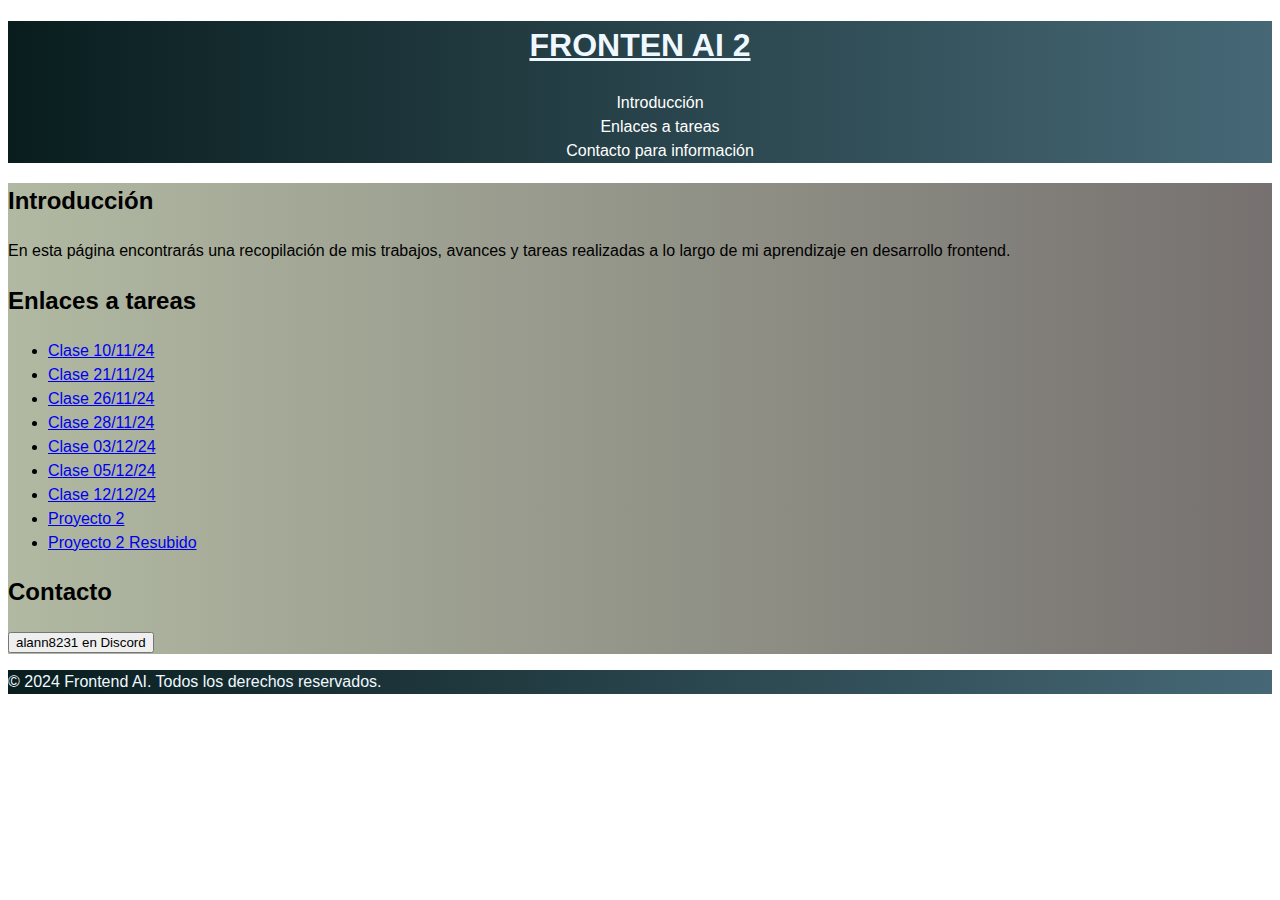
<file: index.html>
<!DOCTYPE html>
<html lang="es">
<head>
    <meta charset="UTF-8">
    <meta name="viewport" content="width=device-width, initial-scale=1.0">
    <link rel="stylesheet" href="style.css">
    <title>Frontend AI 2</title>
</head>
<body>
    <header>
        <h1 id="titulo-principal">FRONTEN AI 2</h1>
        <nav aria-label="Menu de navegacion principal pricipal">
            <ul class="menu">
                <li><a class="enlace" href="#introduccion">Introducción</a> </li>
                <li><a class="enlace" href="#tareas">Enlaces a tareas</a></li>
                <li><a class="enlace" href="#contacto">Contacto para información</a></li>
            </ul>
        </nav>
    </header>
    <main class="main">
        <section id="introducción">
            <h2>Introducción</h2>
            <p>En esta página encontrarás una recopilación de mis trabajos, avances y tareas realizadas 
                a lo largo de mi aprendizaje en desarrollo frontend.
            </p> 
        </section>

        <section id="tareas">
            <h2>Enlaces a tareas</h2>
            <nav aria-label="Lista de tareas realizadas">
                <ul>
                    <li><a class="tareas" href="clase-10-11-24/index.html" target="_blank">Clase 10/11/24</a></li>
                    <li><a class="tareas" href="clase-21-11-24/index.html" target="_blank">Clase 21/11/24</a></li>
                    <li><a class="tareas" href="clase-26-11-24/index.html" target="_blank">Clase 26/11/24</a></li>
                    <li><a class="tareas" href="clase-28-11-24/index.html" target="_blank">Clase 28/11/24</a></li>
                    <li><a class="tareas" href="clase-03-12-24/index.html" target="_blank">Clase 03/12/24</a></li>
                    <li><a class="tareas" href="clase-05-12-24/position/index.html" target="_blank">Clase 05/12/24</a></li>
                    <li><a class="tareas" href="/clase-12-12-2024/index.html" target="_blank">Clase 12/12/24</a></li>
                    <li><a class="Proyecto 2" href="Proyecto 2/pages/index.html" target="_blank">Proyecto 2</a></li>
                    <li><a class="Proyecto 2" href="Proyecto 2.1/index.html" target="_blank">Proyecto 2 Resubido</a></li>
                </ul>
            </nav>
        </section>

        <section id="contacto">
            <h2>Contacto</h2>
            <div>
                <button onclick="window.open('https://discord.com/users/alann8231', '_blank')">alann8231 en Discord</button>
            </div>
            
        </section>
    </main>
    <footer>
        <p>&copy; 2024 Frontend AI. Todos los derechos reservados.</p>

    </footer>
</body>

</html>
</file>
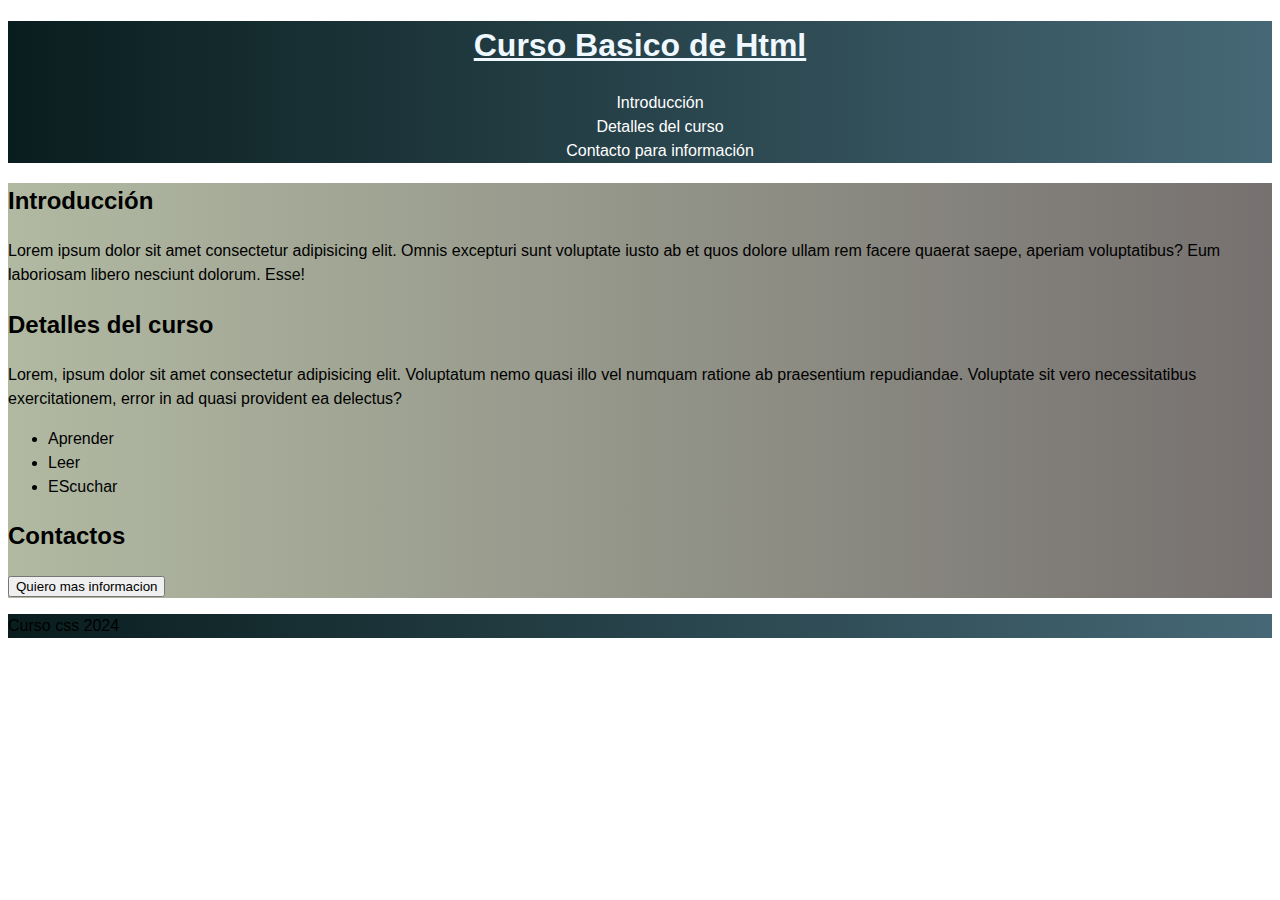
<file: clase-10-11-24/index.html>
<!DOCTYPE html>
<html lang="en">
<head>
    <meta charset="UTF-8">
    <meta name="viewport" content="width=device-width, initial-scale=1.0">
    <link rel="stylesheet" href="style.css">
    <title>Document</title>
</head>
<body>
    <header>
        <h1 id="titulo-principal">Curso Basico de Html</h1>
        <nav>
            <ul class="menu">
                <li><a class="enlace" href="#inicio">Introducción</a> </li>
                <li><a class="enlace" href="#detalles">Detalles del curso</a></li>
                <li><a class="enlace" href="#contacto">Contacto para información</a></li>
            </ul>
        </nav>
    </header>
    <main class="main">
        <section>
            <h2>Introducción</h2>
            <p>Lorem ipsum dolor sit amet consectetur adipisicing elit. 
             Omnis excepturi sunt voluptate iusto ab et quos dolore ullam 
             rem facere quaerat saepe, aperiam voluptatibus? Eum laboriosam 
             libero nesciunt dolorum. Esse!</p> 
        </section>
        <section>
            <h2>Detalles del curso</h2>
            <p>Lorem, ipsum dolor sit amet consectetur adipisicing elit. Voluptatum nemo quasi illo vel numquam ratione ab praesentium repudiandae. Voluptate sit vero necessitatibus exercitationem, error in ad quasi provident ea delectus?</p>
            <ul>
                <li>Aprender</li>
                <li>Leer</li>
                <li> EScuchar</li>
            </ul>
        </section>
        <section>
            <h2>Contactos</h2>
            <div><button>Quiero mas informacion</button></div>

        </section>

    </main>
    <footer>
        <p>Curso css 2024</p>

    </footer>
    
</body>
</html>
</file>
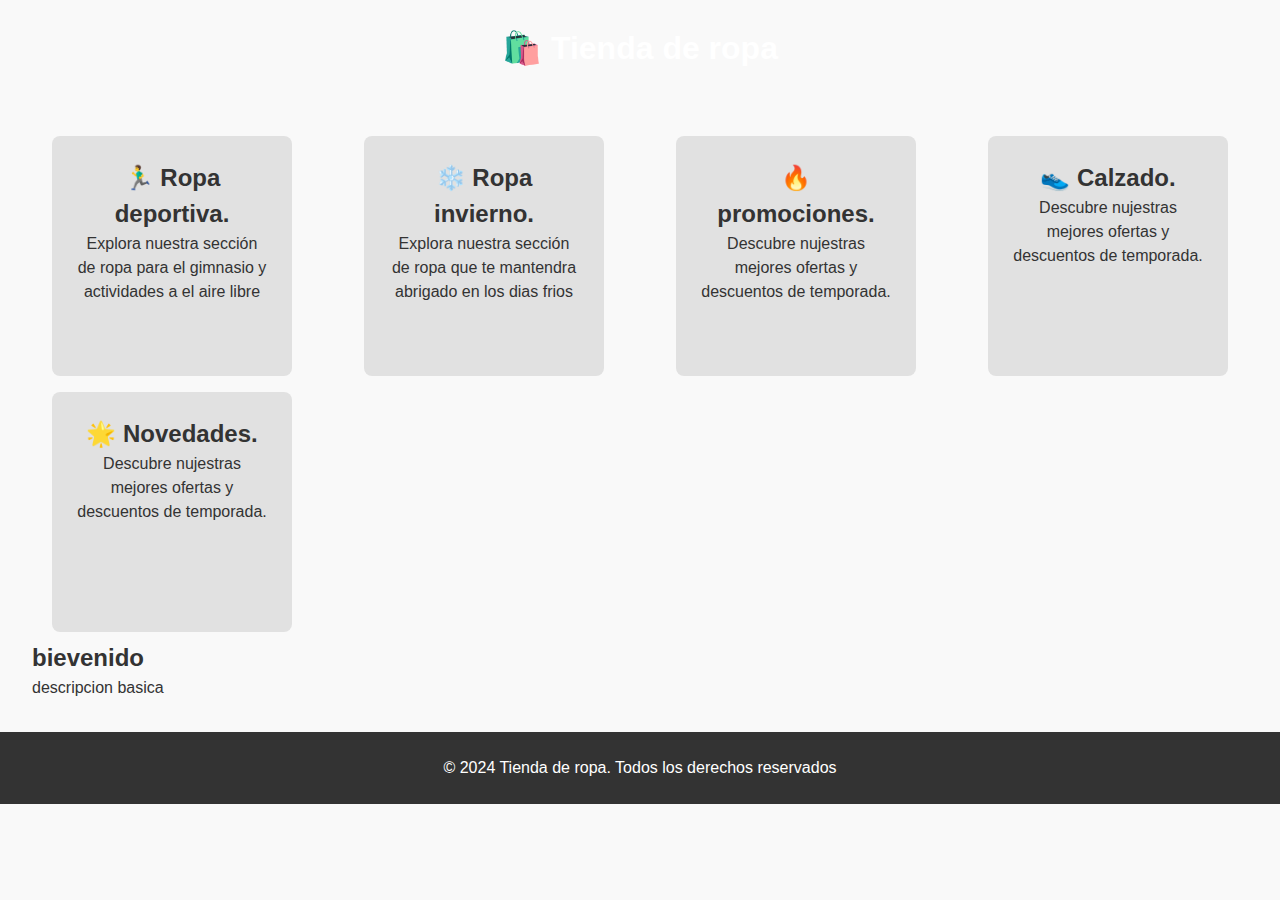
<file: clase-12-12-2024/index.html>
<!DOCTYPE html>
<html lang="en">
<head>
    <meta charset="UTF-8">
    <meta name="viewport" content="width=device-width, initial-scale=1.0">
    <link rel="stylesheet" href="/clase-12-12-2024/estilos/style.css">
    <title>Document</title>
</head>
<body>
    <header>
        <h1 class="logo"> 🛍️ Tienda de ropa </h1>
    </header>
    <main>
        <section class="catalogo" id="catalogo">
            <div class="categoria" data-seccion="deportes">
                <h2> 🏃‍♂️ Ropa deportiva.</h2>
                <p>Explora nuestra sección de ropa para el gimnasio y actividades a 
el aire libre</p>
            </div>
            <div class="categoria" data-seccion="invierno">
                <h2> ❄️ Ropa invierno.</h2>
                <p>Explora nuestra sección de ropa que te mantendra abrigado en los dias frios</p>
            </div>
            <div class="categoria" data-seccion="promociones">
                <h2> 🔥 promociones.</h2>
                <p>Descubre nujestras mejores ofertas y descuentos de temporada.</p>
            </div>
            <div class="categoria" data-seccion="calzado">
                <h2> 👟 Calzado.</h2>
                <p>Descubre nujestras mejores ofertas y descuentos de temporada.</p>
            </div>
            <div class="categoria" data-seccion="novedades">
                <h2> 🌟 Novedades.</h2>
                <p>Descubre nujestras mejores ofertas y descuentos de temporada.</p>
            </div>
        </section>
        <section class="contenido" id="contenido" >
            <h2>bievenido</h2>
            <p>descripcion basica</p>

        </section>
    </main>
    <footer>
        <p>&copy; 2024 Tienda de ropa. Todos los derechos reservados</p>
    </footer>
    <script src="script.js"></script>
</body>
</html>
</file>
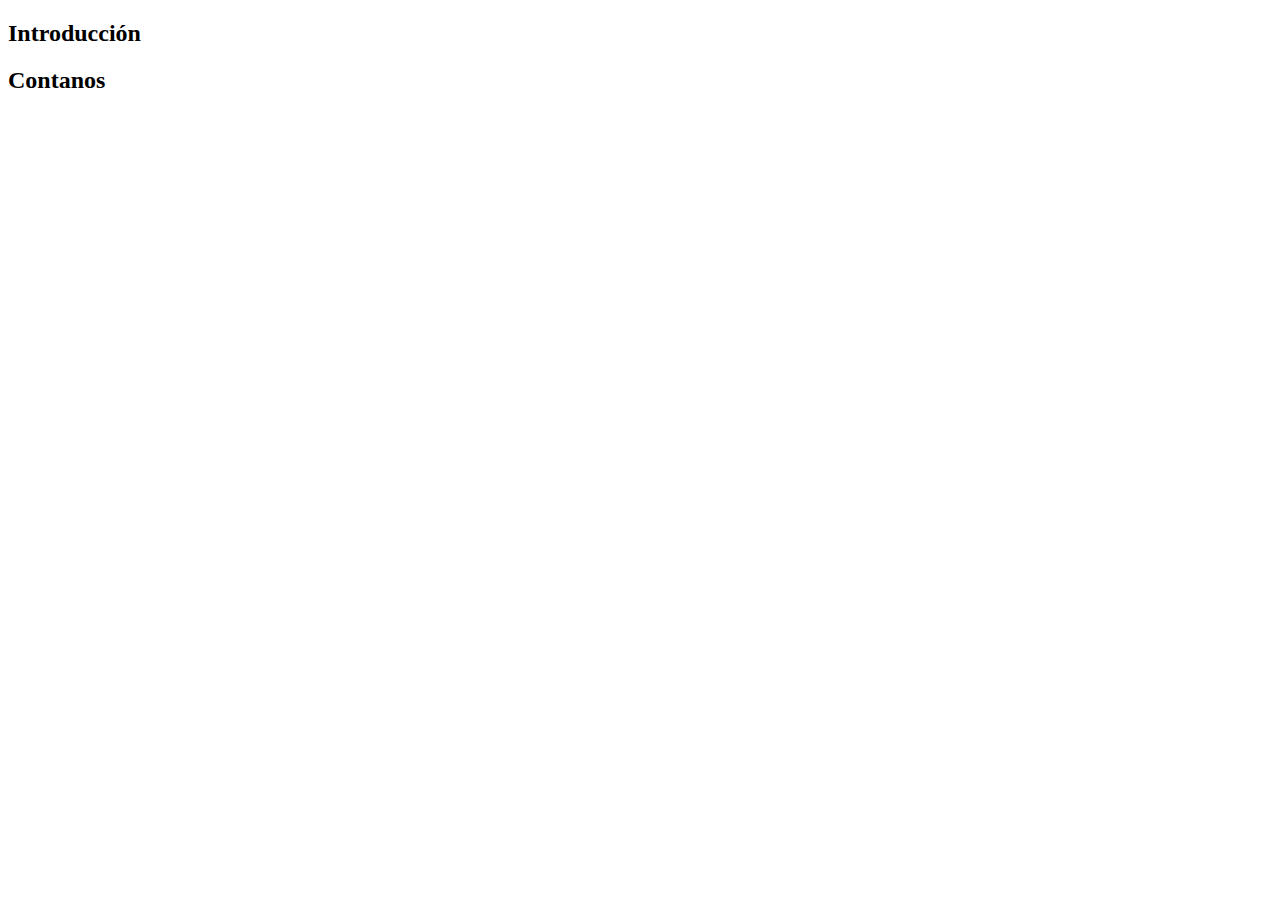
<file: clase-19-11-24/index.html>
<!DOCTYPE html>
<html lang="en">
<head>
    <meta charset="UTF-8">
    <meta name="viewport" content="width=device-width, initial-scale=1.0">
    <title>Document</title>
</head>
<main> 
    <section id="inicio">
        <h2>Introducción</h2>

    </section>
    <section id="inicio">
        <h2>Contanos</h2>

    </section>
<footer>

</footer>
</main>
<body>
    
</body>
</html>
</file>
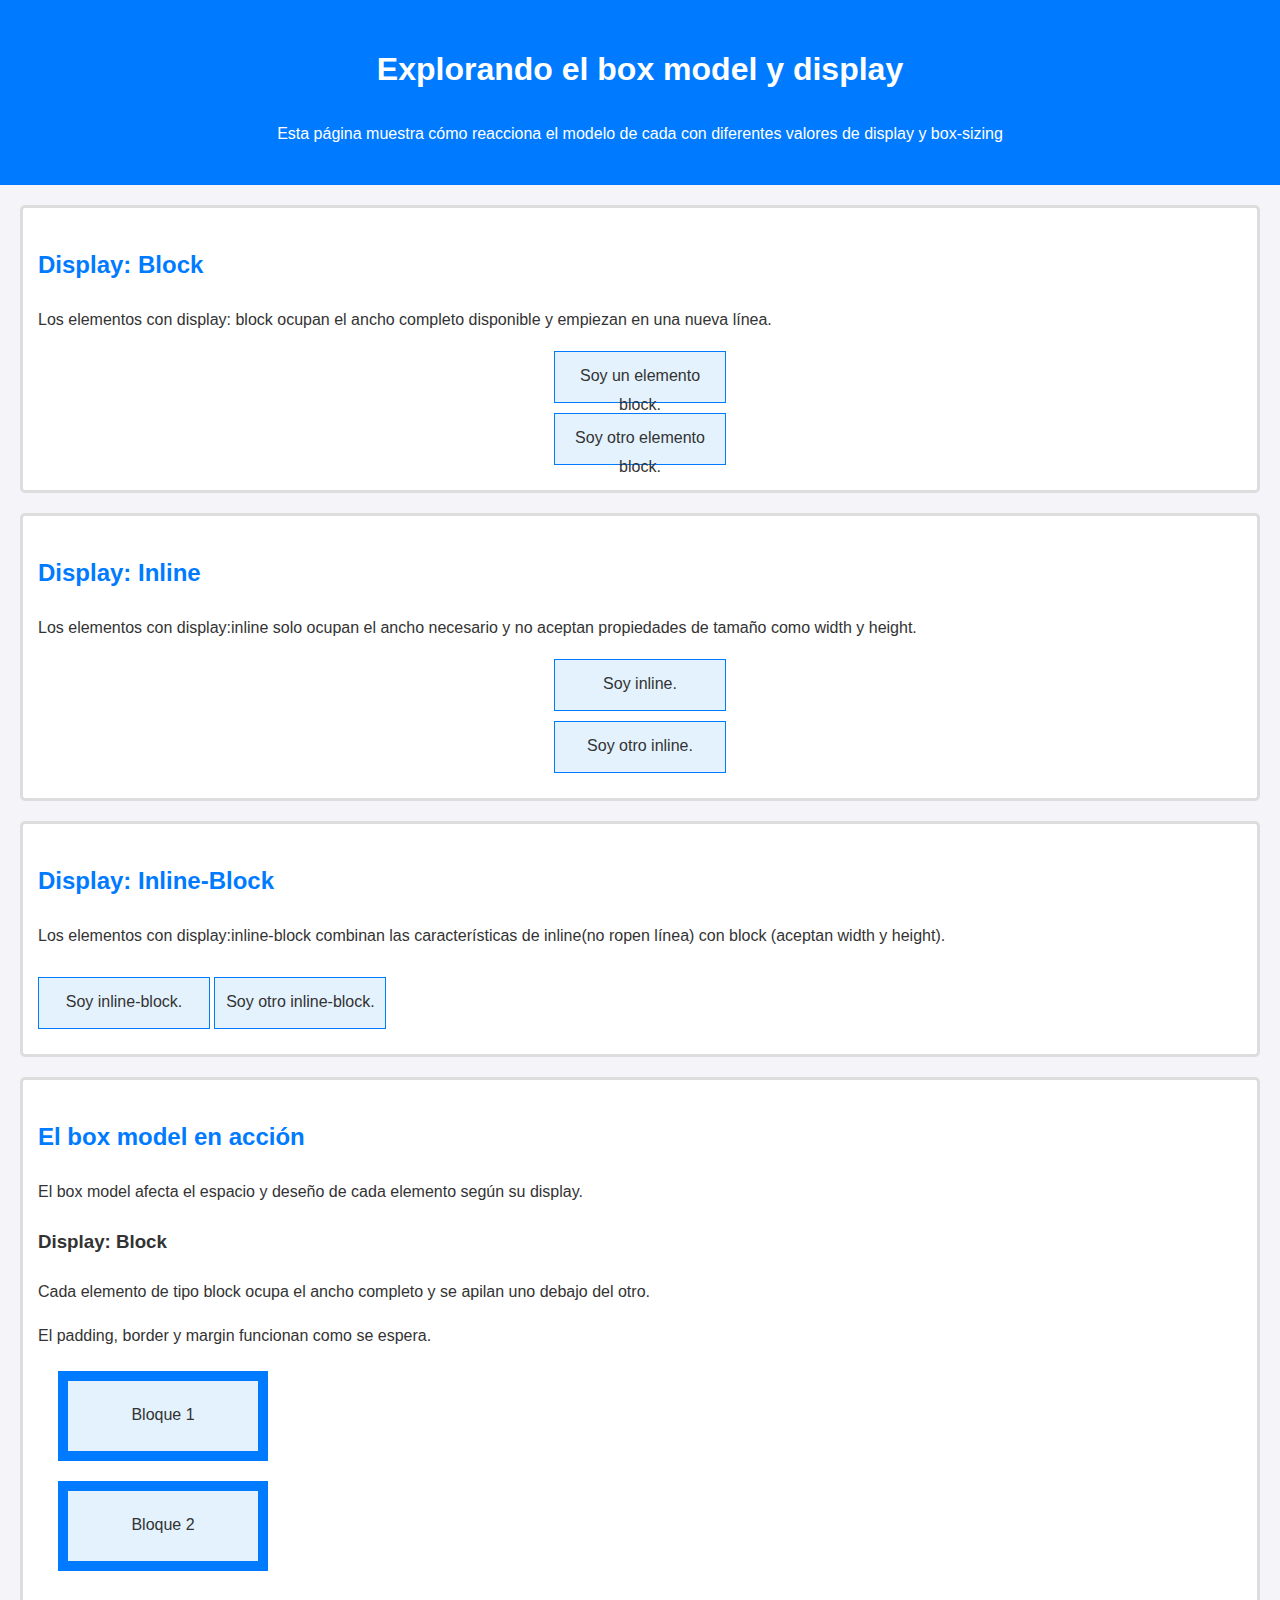
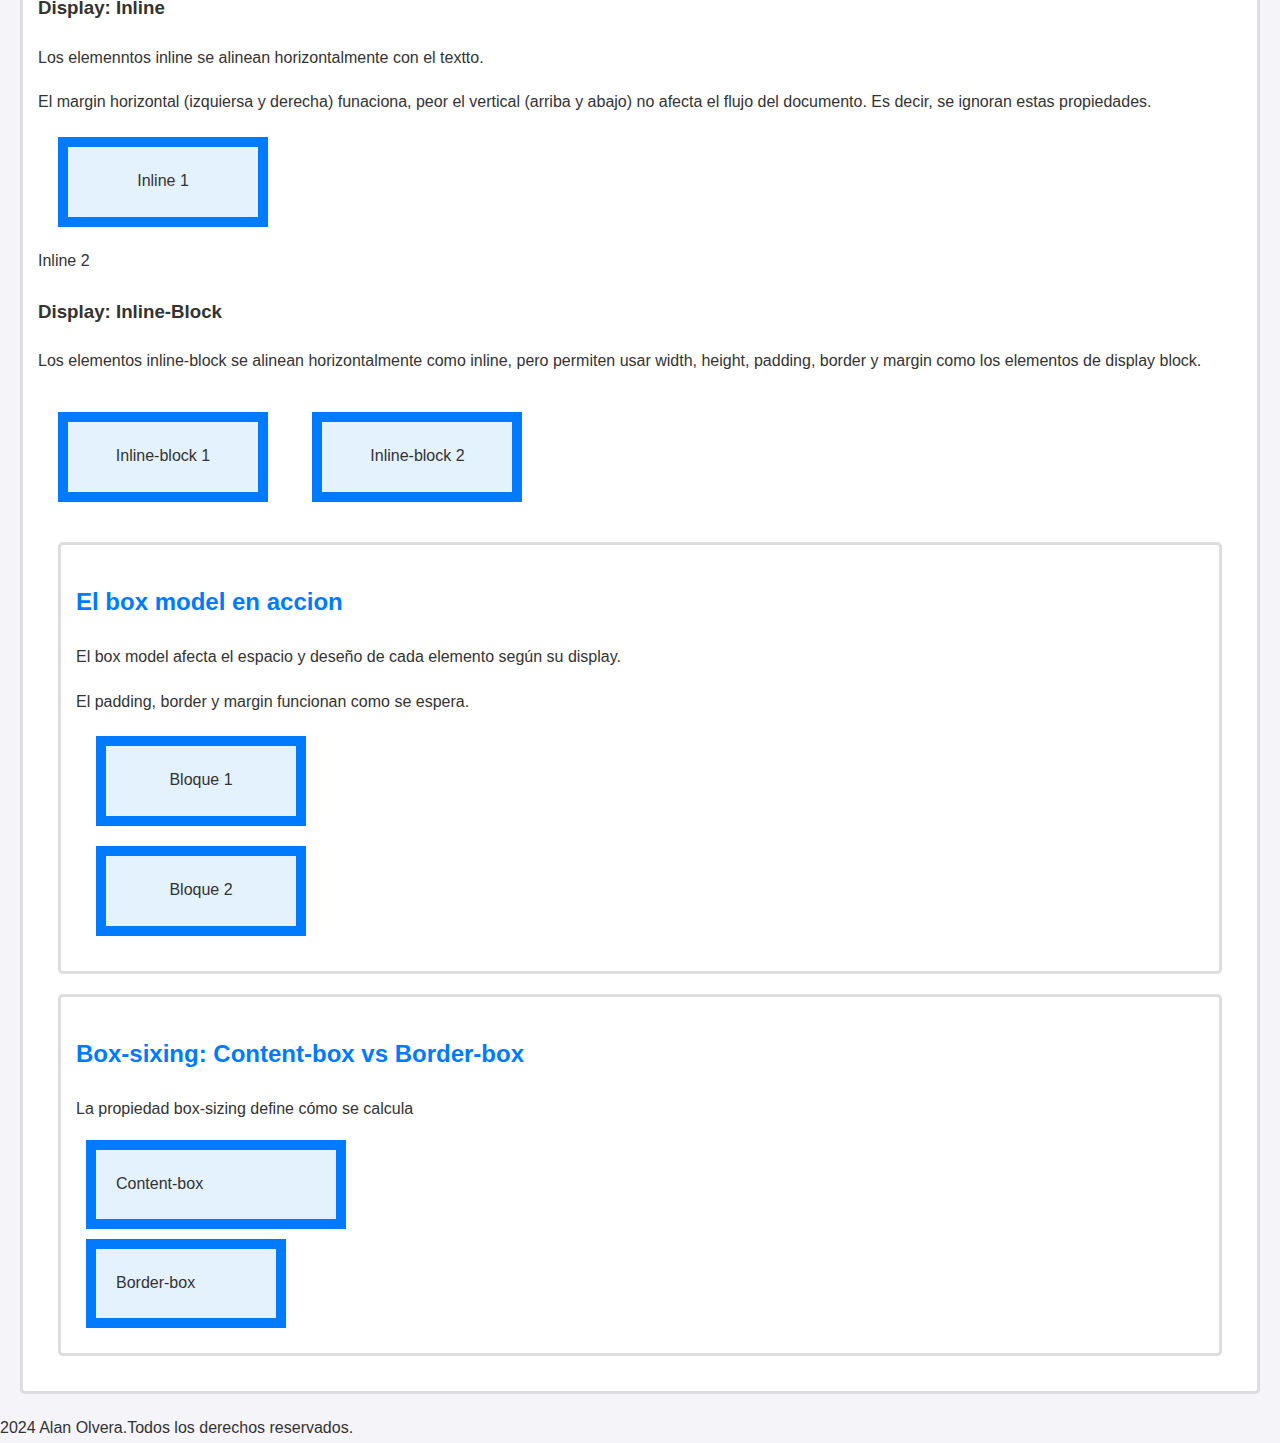
<file: clase-21-11-24/index.html>
<!DOCTYPE html>
<html lang="en">
<head>
    <meta charset="UTF-8">
    <link rel="stylesheet" href="style.css">
    <meta name="viewport" content="width=device-width, initial-scale=1.0">
    <title>Box Model y Display</title>
</head>
<body>
    <header>
        <h1>Explorando el box model y display</h1>
        <p>Esta página muestra cómo reacciona el modelo de cada con diferentes valores de display y box-sizing</p>
    </header>
    <main>

        <!-- Secciones de mi pagina -->

        <section>
            <h2>Display: Block</h2>
            <p>Los elementos con display: block ocupan el ancho completo disponible y empiezan en una nueva línea.</p>
            <div class="box block">
                Soy un elemento block.
            </div>
            <div class="box block">
                Soy otro elemento block.
            </div>
         </section>
     
         <section>
            <h2>Display: Inline</h2>
            <p>Los elementos con display:inline solo ocupan el ancho necesario y no aceptan propiedades de tamaño como width y height.</p>
            <span class="box inline">
                Soy inline.
            </span>
            <span class="box inline">
                Soy otro inline.
            </span>
         </section>

         <section>
            <h2>Display: Inline-Block</h2>
            <p>Los elementos con display:inline-block combinan las características de inline(no ropen línea) con block (aceptan width y height).</p>
            <span class="box inline-block">
                Soy inline-block.
            </span>
            <span class="box inline-block">
                Soy otro inline-block.
            </span>
         </section>

         <section>
            <h2>El box model en acción</h2>
            <p>El box model afecta el espacio y deseño de cada elemento según su display.</p>
            <div>
                <h3>Display: Block</h3>
                <p>Cada elemento de tipo block ocupa el ancho completo y se apilan uno debajo del otro.</p>
                <p>El padding, border y margin funcionan como se espera.</p>
                <div class="box block model">
                    Bloque 1
                </div>
                <div class="box block model">
                    Bloque 2
                </div>
            </div>

            <div>
                <h3> Display: Inline</h3>
                <p>Los elemenntos inline se alinean horizontalmente con el textto.</p>
                <p> El margin horizontal (izquiersa y derecha) funaciona, peor el vertical (arriba y abajo) no afecta el flujo del documento. Es decir, se ignoran estas propiedades. </p>
                <span class="box inline model">
                    Inline 1
                </span>
                <span clas="box inline model">
                    Inline 2
                </span>
            </div>
            <div>
                <h3>Display: Inline-Block</h3>
                <p>Los elementos inline-block se alinean horizontalmente como inline, pero permiten usar width, height, padding, border y margin como los elementos de display block.</p>
                <span class="box inline-block model">
                    Inline-block 1
                </span>
                <span class="box inline-block model">
                    Inline-block 2
                </span>
            </div>

     <section> 
         <h2>El box model en accion </h2>
         <p>El box model afecta el espacio y deseño de cada elemento según su display.</p>
         <p>El padding, border y margin funcionan como se espera. </p>
         <div class="box block model">
            Bloque 1
         </div>
         <div class="box block model">
            Bloque 2
         </div>
      </section>

      <section>
        <h2>Box-sixing: Content-box vs Border-box</h2>
        <p>La propiedad box-sizing define cómo se calcula</p>
        <div class="content-box">
            Content-box

        </div>
        <div class="border-box">
            Border-box
        </div>
      </section>

    </main>
    <footer>
        2024 Alan Olvera.Todos los derechos reservados.
    </footer>
     


    

</body>
</html>
</file>
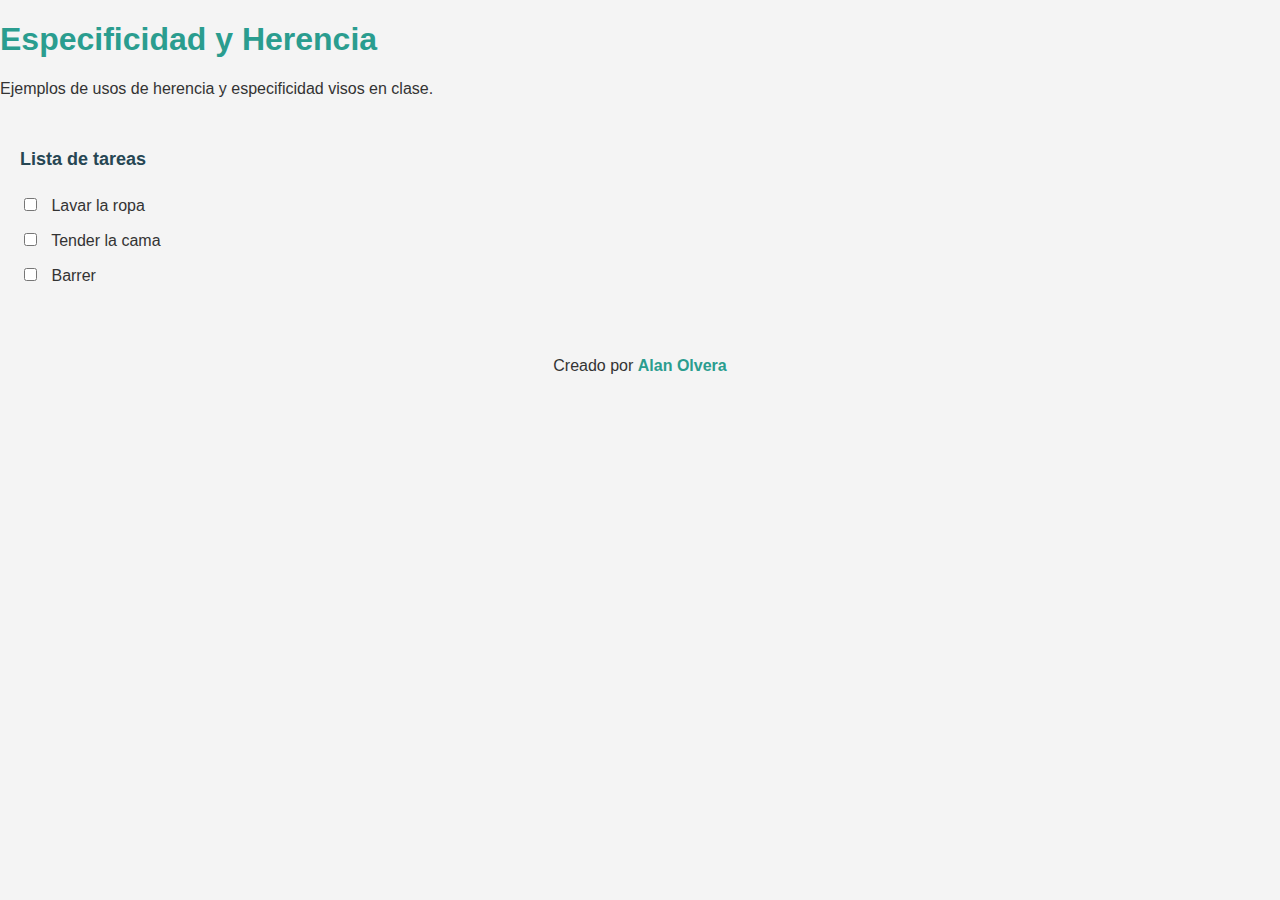
<file: clase-26-11-24/index.html>
<!DOCTYPE html>
<html lang="en">
<head>
    <meta charset="UTF-8">
    <meta name="viewport" content="width=device-width, initial-scale=1.0">
    <link rel="stylesheet" href="style.css">
    <title>Especificidad y Herencia</title>
</head>
<body>
    <header>
        <h1> Especificidad y Herencia</h1>
        <p>Ejemplos de usos de herencia y especificidad visos en clase.</p>
    </header>
    <main>
        <h2 class="subtitle">Lista de tareas</h2>
        <ul class="lista-tareas">
            <li>
                <label for="">
                   <input type="checkbox" class="tarea-checkbox" >
                   <span class="tarea-descripcion" > Lavar la ropa</span>
                 </label> 
            </li>
            <li>
                <label for="">
                   <input type="checkbox" class="tarea-checkbox" >
                   <span class="tarea-descripcion" > Tender la cama</span>
             </label> 
             </li>
             <li>
                <label for="">
                   <input type="checkbox" class="tarea-checkbox" >
                   <span class="tarea-descripcion" > Barrer</span>
               </label> 
           </li>
        </ul>
    </main>
    <footer>
        <p> Creado por <span class="author"> Alan Olvera  </span></p>
    </footer>
    
</body>
</html>
</file>
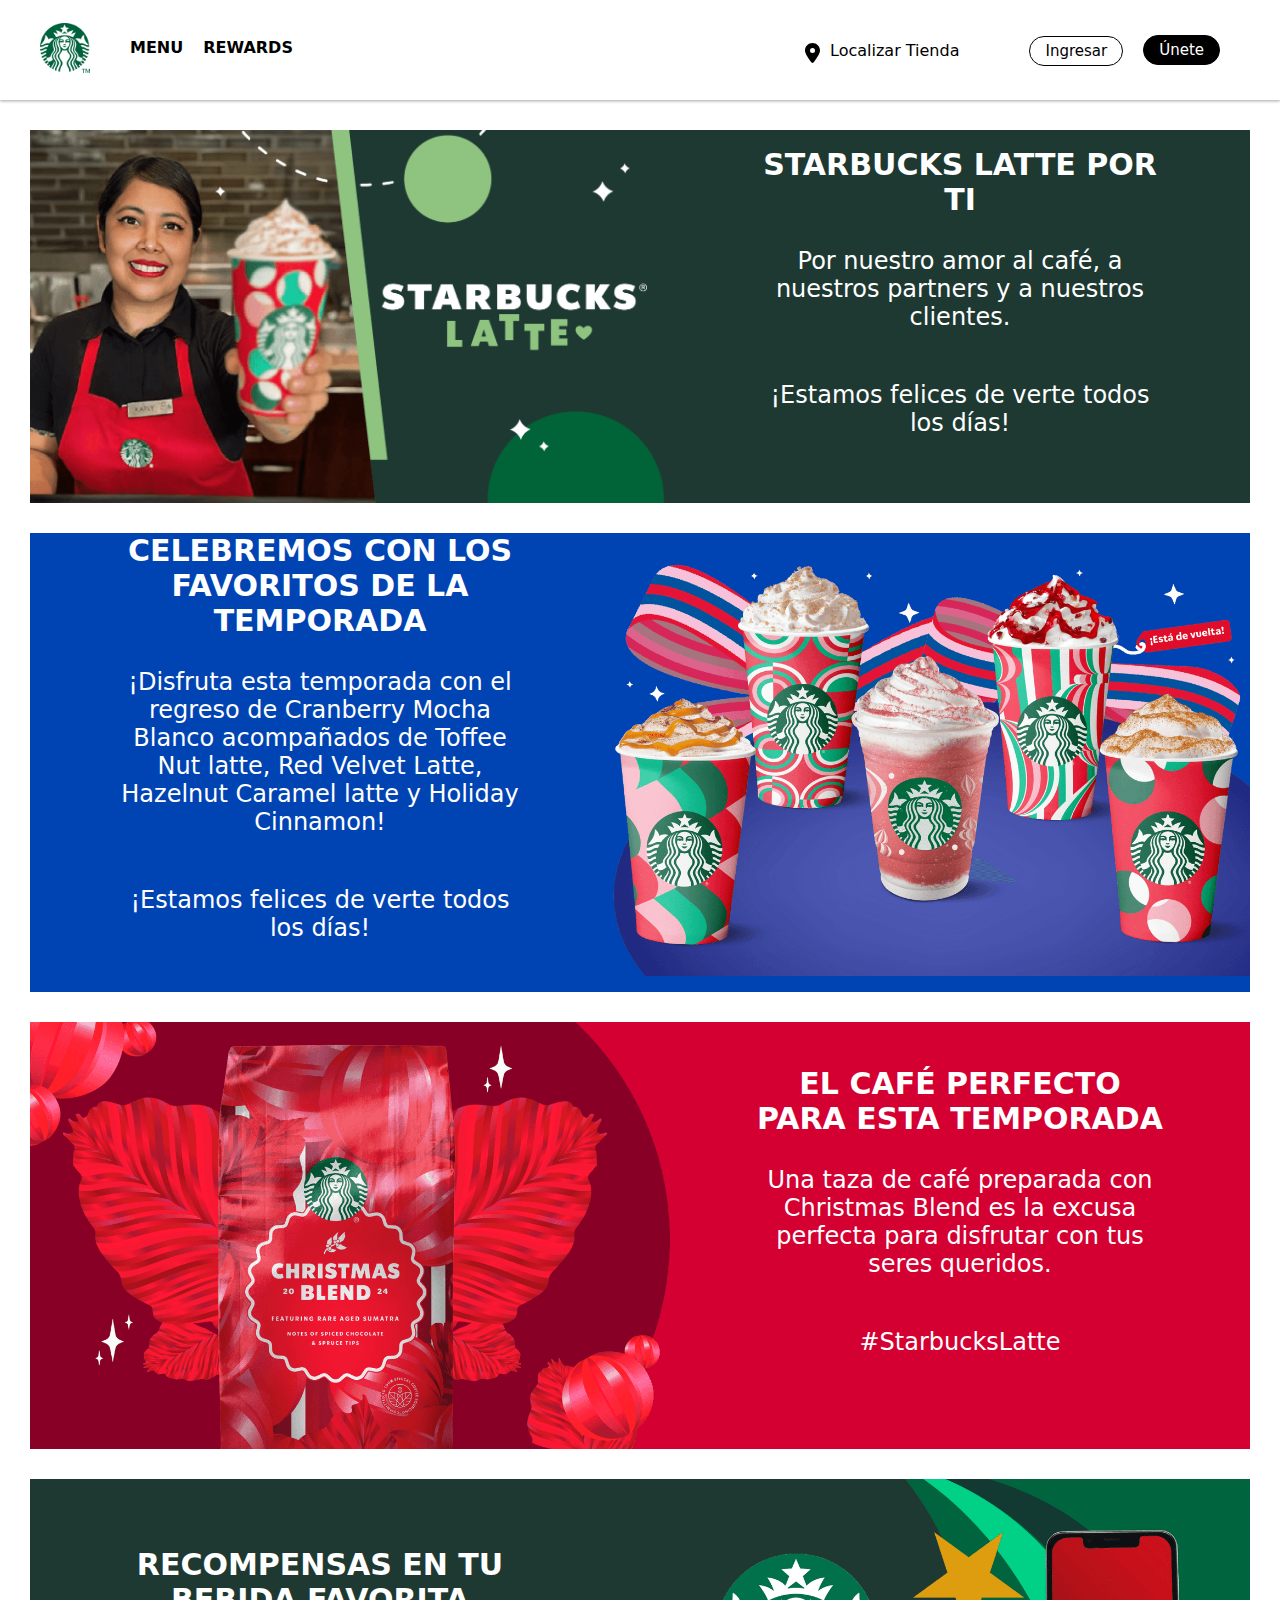
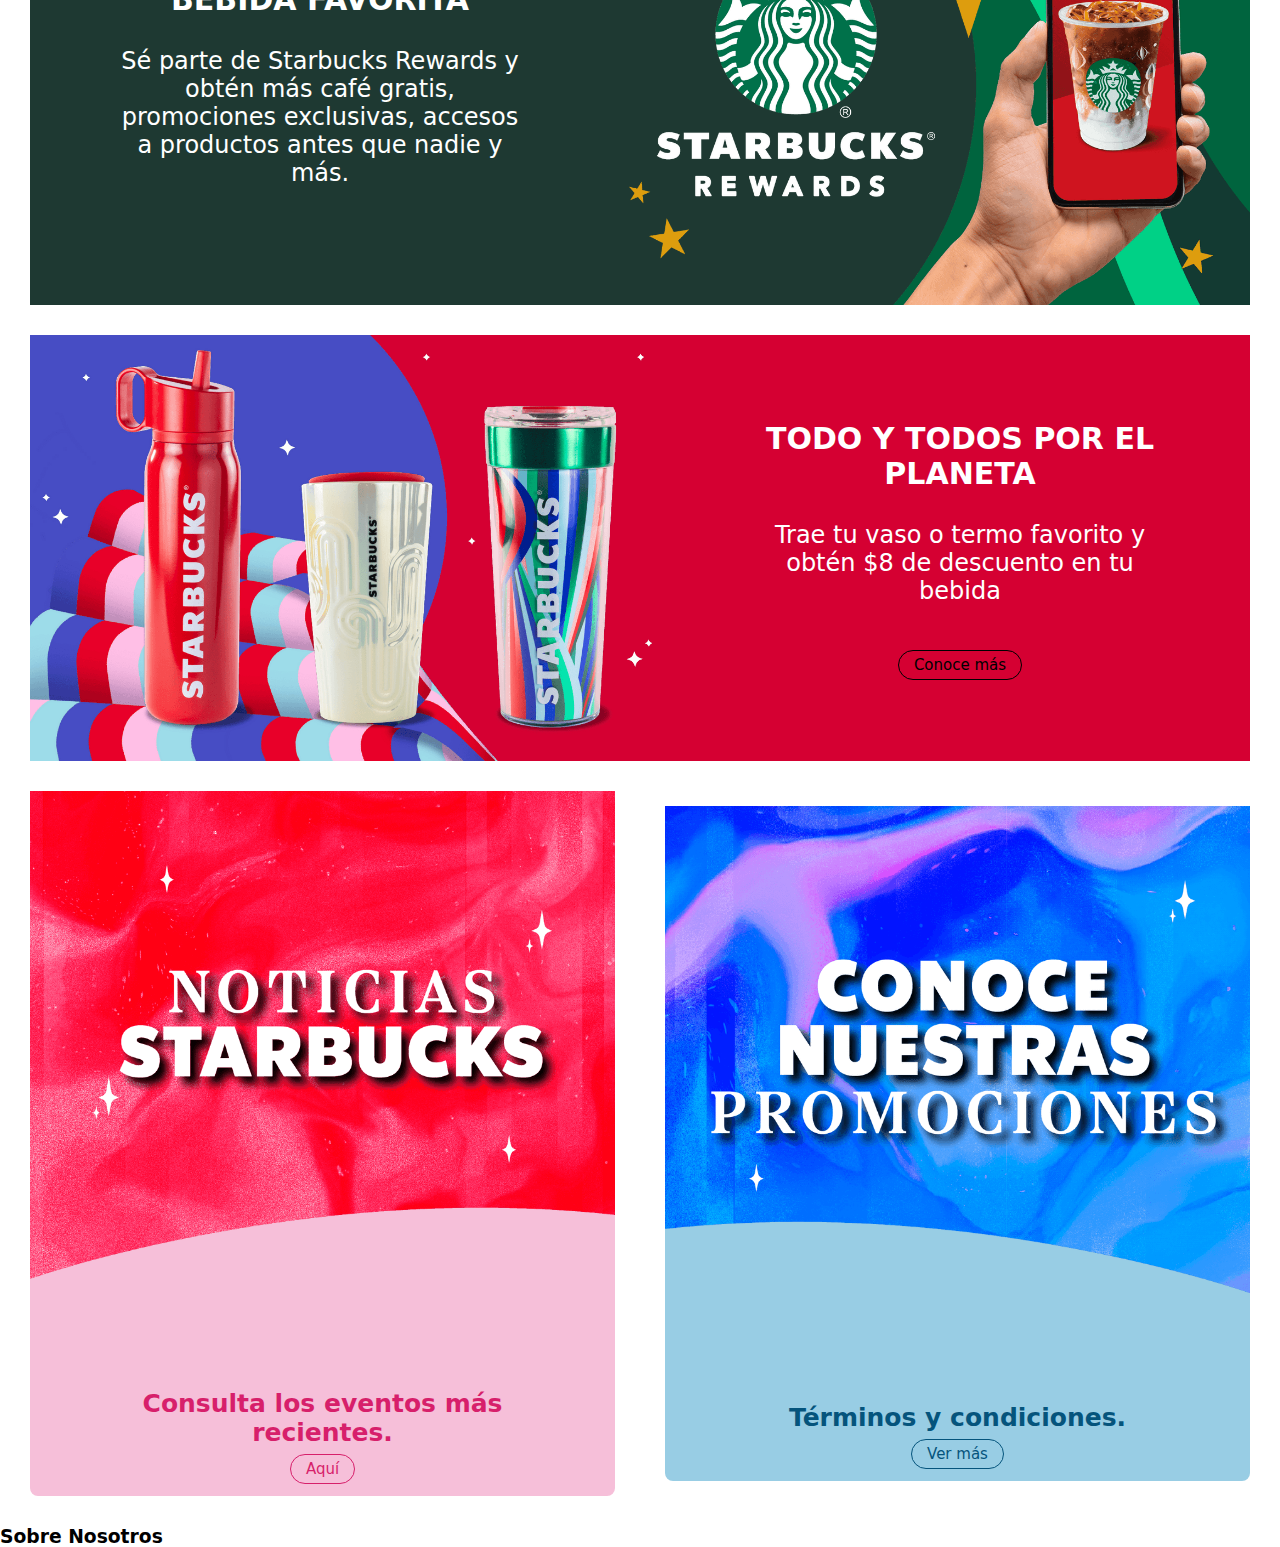
<file: Proyecto 2.1/index.html>
<!DOCTYPE html>
<html lang="en">
<head>
    <meta charset="UTF-8">
    <meta name="viewport" content="width=device-width, initial-scale=1.0">
    <link rel="stylesheet" href="style.css"> 
    <link rel="shortcut icon" href="/Proyecto 2.1/Imagenes/LOGO.png" type="image/x-icon">
    <title>Starbucks Cofee Company</title>
    <!-- Agrego logo para mayor presentación -->

</head>

<body>

    <header>
        <div class="logo">
            <div>
                <img class="logo-img" src="/Proyecto 2/Imagenes/LOGO.png" alt="Logo de Starbucks Coffee Company">
            </div>
            <div class="header">
                <img class="icon" id="bar" src="/Proyecto 2.1/Imagenes/bars.svg" alt="">
                <img class="icon" id="cross" src="/Proyecto 2.1/Imagenes/cross.svg" alt="">
            </div>
        </div>

        <div class="nav">
            <div>
                <ul>
                    <a href="#">
                        <li>MENU</li>
                    </a>
                    <a href="#">
                        <li>REWARDS</li>
                    </a>
                </ul>
            </div>

            <div class="nav-option">
                <div class="location">
                    <img class="icon" src="/Proyecto 2.1/Imagenes/location.svg" alt="">
                    <div>
                        <a  class="store" href="#">Localizar Tienda </a>
                    </div>
                </div>

                <div class="account">
                    <div>
                       <a class="button1" href="#">Ingresar</a> 
                    </div>
                    <div>
                        <a class="button2" href="#">Únete</a>
                    </div>
                </div>



            </div>
        </div>
    </header>

    <div class="banner">

        <div class="banner-item" style="background-color: #1e3932; color: white; ">
            <div class="banner-text">
                <h1>STARBUCKS LATTE POR TI</h1>
                <p >Por nuestro amor al café, a nuestros partners y a nuestros clientes. </p>
                <p >¡Estamos felices de verte todos los días!</p>

            </div>
            <img src="/Proyecto 2.1/Imagenes/2024-11_2024-10_SB_Latte.png" style="background-color: #1e3932;" alt="Barista ofreciendo un Starbucks Latte con una sonrisa">
        </div>

        <div class="banner-item" style="background-color: #0044B4; color: white;">
            <img src="/Proyecto 2/Imagenes/2024-11_HOLIDAY_2024-Spooky.png" style="background-color: #0044B4;" alt="Barista ofreciendo un Starbucks Latte con una sonrisa">
            <div class="banner-text">
                <h1>CELEBREMOS CON LOS FAVORITOS DE LA TEMPORADA</h1>
                <p >¡Disfruta esta temporada con el regreso de Cranberry Mocha Blanco acompañados de Toffee Nut latte, Red Velvet Latte, Hazelnut Caramel latte y Holiday Cinnamon!</p>
                <p >¡Estamos felices de verte todos los días!</p>

            </div>
        </div>

        <div class="banner-item" style="background-color: #D50032; color: white; ">
            
            <div class="banner-text">
                <h1>EL CAFÉ PERFECTO
                    PARA ESTA TEMPORADA</h1>
                <p >Una taza de café preparada con Christmas Blend es la excusa perfecta para disfrutar con tus seres queridos.</p>
                <p >#StarbucksLatte</p>

            </div>
            <img src="/Proyecto 2/Imagenes/2024-11_Merch.png" style="background-color: #D50032 ;" alt="Barista ofreciendo un Starbucks Latte con una sonrisa">

            
        </div>

        <div class="banner-item" style="background-color: #1e3932; color: white;" >
            <img src="/Proyecto 2/Imagenes/2024-11_starbucks_rewards.png" style="background-color: #1e3932;" alt="Barista ofreciendo un Starbucks Latte con una sonrisa">
            <div class="banner-text">
                <h1>RECOMPENSAS EN
                    TU BEBIDA FAVORITA</h1>
                <p >Sé parte de Starbucks Rewards y obtén más café gratis, promociones exclusivas, accesos a productos
                    antes que nadie y más.</p>

            </div>
        </div>

        <div class="banner-item" style="background-color: #D50032; color: white; ">
            
            <div class="banner-text">
                <h1>TODO Y TODOS POR EL PLANETA</h1>
                <p >Trae tu vaso o termo favorito y obtén $8 de descuento en tu bebida</p>
                <a href="#" class="button1">Conoce más</a>
            </div>
            <img src="/Proyecto 2/Imagenes/2024-11_2024-10_HOLIDAY_2024_Apple (1).png" style="background-color: #D50032;" alt="Barista ofreciendo un Starbucks Latte con una sonrisa">
        </div>


<!-- POR LA MITAD -->

<div class="banner-item split-container">
    <div class="split-section" style="background-color: #98CDE4; color: #05547C;">
      <img src="/Proyecto 2/Imagenes/2024-11_TC.png" alt="Texto Imagen Izquierda">
      <div class="banner-text">
        <h1 class="b">Términos y condiciones.</h1>
        <a href="#" class="button4">Ver más</a>
      </div>
    </div>
  
    <div class="split-section" style="background-color: #F6BFD9; color: #D71F6B;">
      <img src="/Proyecto 2/Imagenes/2024-11_Noticias.png" alt="Texto Imagen Derecha">
      <div class="banner-text">
        <h1 class="a">Consulta los eventos más recientes.</h1>
        <a href="#" class="button3">Aquí</a>
      </div>
    </div>
  </div>
 
    </div>

    <footer>
        <div class="footer-opt">
            <div>
                <div class="footer-head">
                    <h3>Sobre Nosotros</h3>
                </div>
            </div>
        </div>
    </footer>
  
<script src="/Proyecto 2/app.js"></script>    

</body>

</html>
</file>
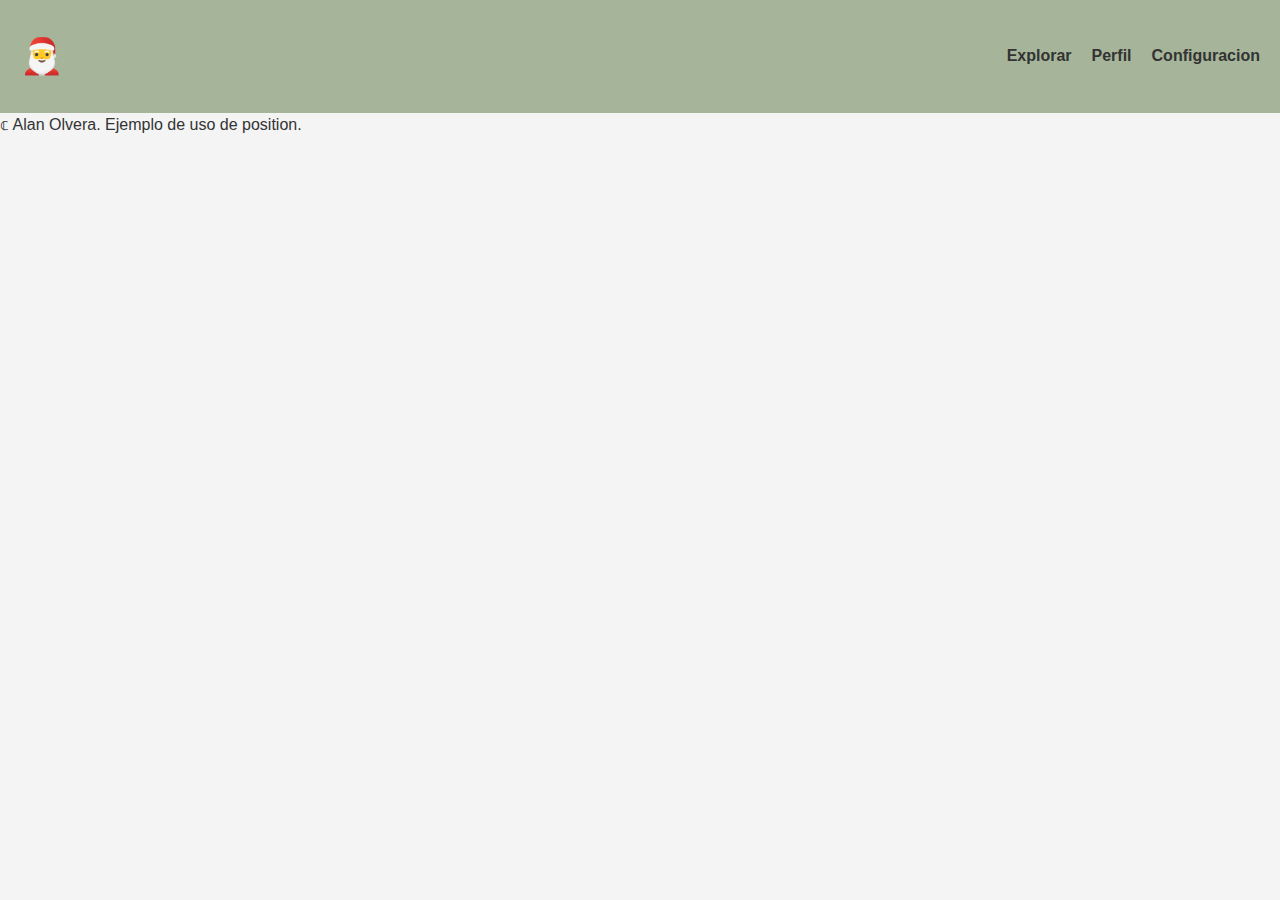
<file: clase-05-12-24/position/index.html>
<!DOCTYPE html>
<html lang="es">
<head>
    <meta charset="UTF-8">
    <meta name="viewport" content="width=device-width, initial-scale=1.0">
    <link rel="stylesheet" href="style.css">
    <title>Document</title>
</head>
<body>
    <!--  -->
    <header>
        <nav class="nav-bar">
            <a href="#" class="logo" aria-label="Logotipo de mi pagina">🎅</a>
            <ul class="nav-menu">
                <li>Explorar</li>
                <li>Perfil</li>
                <li>Configuracion</li>
            </ul>
        </nav>

    </header>
    <main>

    </main>
    <body>

    </body>
    <footer>
        <p>&copf; Alan Olvera. Ejemplo de uso de position.</p>
    </footer>
</body>
</html>
</file>
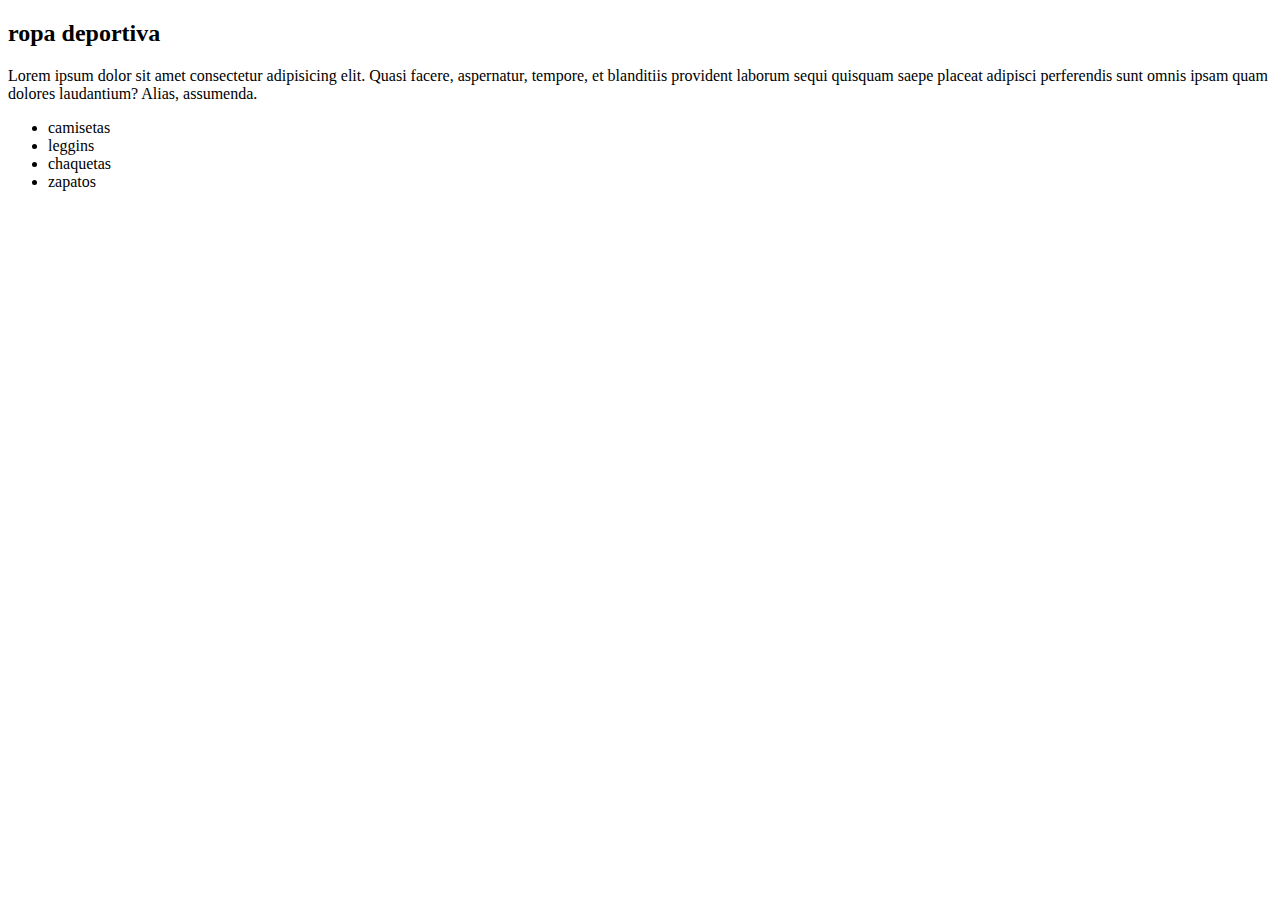
<file: clase-12-12-2024/deportes.html>
<!DOCTYPE html>
<html lang="en">
<head>
    <meta charset="UTF-8">
    <meta name="viewport" content="width=device-width, initial-scale=1.0">
    <title>Document</title>
</head>
<body>
    <section>
        <h2>ropa deportiva</h2>
        <p>Lorem ipsum dolor sit amet consectetur adipisicing elit. Quasi facere, aspernatur, tempore, et blanditiis provident laborum sequi quisquam saepe placeat adipisci perferendis sunt omnis ipsam quam dolores laudantium? Alias, assumenda.</p>
        <ul>
            <li>camisetas</li>
            <li>leggins</li>
            <li>chaquetas</li>
            <li>zapatos</li>
        </ul>
    </section>
    
</body>
</html>
</file>
<file: style.css>
:root{
    --primary-bg: linear-gradient(90deg, rgba(9,29,30,1) 0%, rgba(70,104,118,1) 100%);
    --secondary-bg: linear-gradient(90deg, rgba(177,185,162,1) 0%, rgba(118,113,112,1) 100%);
    --link-hover: rgba(255, 196, 58, 0.6);
}



/* Reset */
* {
    margin: none;
    padding: none;
    box-sizing: border-box;
}

/* Estilos globales */

body {
    font-family: Arial, Helvetica, sans-serif; /* Tipografia */
    /* Comentarios en css se usan con estos signos  */
    line-height: 1.5; /*Controla la altura de cada 
    linea de texto para mejorar la legitibilidad*/
}

/* estructura */

header{
    background: var(--primary-bg);
    color: aliceblue;
    text-align: center;
/* https://htmlcolorcodes.com/es/ */
}

footer{
    color: aliceblue;
    background: rgb(9,29,30);
    background: linear-gradient(90deg, rgba(9,29,30,1) 0%, rgba(70,104,118,1) 100%);
}

.main{
    background: var(--secondary-bg);
    }

/* componenetes */

.menu{
    list-style: none;
}

.enlace{
    text-decoration: none;
    color: #fff;
    font-weight: 500;
}

.enlace:hover {
    color: rgb(230, 180, 50);
    text-decoration: underline;
    box-shadow: 0px 4px 15px var(--link-hover);
}


#titulo-principal{
text-decoration: underline;
}



/* modificadores */

.tareas:hover {
    color: rgb(170, 0, 255); /* Morado brillante y saturado */
    text-decoration: underline;
    box-shadow: 0px 4px 15px rgba(138, 43, 226, 0.8); /* Sombra brillante morada tipo neón */
}
</file>
<file: clase-10-11-24/style.css>
body {
    font-family: Arial, Arial, Helvetica, sans-serif; /* Tipografia */
    /* Comentarios en css se usan con estos signos  */
    line-height: 1.5; /*Controla la altura de cada 
    linea de texto para mejorar la legitibilidad*/
}

header{
    background: rgb(9,29,30);
    background: linear-gradient(90deg, rgba(9,29,30,1) 0%, rgba(70,104,118,1) 100%);
    color: aliceblue;
    text-align: center;
/* https://htmlcolorcodes.com/es/ */
}

footer{
    background: rgb(9,29,30);
    background: linear-gradient(90deg, rgba(9,29,30,1) 0%, rgba(70,104,118,1) 100%);
}

.menu{
    list-style: none;
}

.enlace{
    text-decoration: none;
    color: #fff;
    font-weight: 500;
}




 .enlace:hover {
        color: rgb(230, 180, 50);
        text-decoration: underline;
        box-shadow: 0px 4px 15px rgba(255, 196, 58, 0.6);
}
    



#titulo-principal{
    text-decoration: underline;
}

.main{
    background: rgb(177,185,162);
    background: linear-gradient(90deg, rgba(177,185,162,1) 0%, rgba(118,113,112,1) 100%);
}
</file>
<file: clase-12-12-2024/estilos/style.css>
/* Variables globales */
:root{
    --color-texto: #333;
    --color-background: #f9f9f9;
    --color-principal: #333;
    --color-blanco:  #fff;
    --color-categoria: #e1e1e1;
    --color-hover: #bdbdbd;



}

*{
    margin: 0;
    padding: 0;
    box-sizing: border-box;
}

body{
    font-family: Arial, Helvetica, sans-serif;
    line-height: 1.5;
    color: var(--color-texto);
    background-color: var(--color-background);
}

header{
    background-color: var(--color-background);
    color: var(--color-blanco);
    padding: 1.5rem 0;
    margin-bottom: 1rem;
    text-align: center;
}

.logo{
    font-size: 2rem;
}

main{
    padding: 1.5rem;
}

footer{
    text-align: center;
    padding: 1.5rem 0;
    background-color: var(--color-principal);
    color: var(--color-blanco);
}

.catalogo{
    display: grid;
    grid-template-columns: repeat(4, 1fr);
    grid-gap: 1rem;
    align-items: center;
    justify-items: center;
}

.categoria{
    width: 15rem;
    height: 15rem;
    padding: 1.5rem;
    border-radius: .5rem;
    text-align: center;
    transition: background 0.3s;
    background-color: var(--color-categoria);
    transition: background-color 0.3s;
}

.categoria:hover{
    background-color: var(--color-hover);
}

.contenido{
    padding: .5rem;
}

@keyframes aparecer {
    from{
        transform: translateX(50px);
    }
}

@media screen and (max-width: 530) {
    .catalogo{
        grid-template-columns: repeat();
        grid-gap: 1rem
    }
}
</file>
<file: clase-21-11-24/style.css>
/* Variable de css */
/* -Son Valores reutilizables definidos mediante la sintaxis "--nombre-variable". 
   -permiten centralizar
*/

/* Selector :root */
/* - :root es un pseudo-clase que selecciona el elemento raiz del documento (html).
   - Es util
   - Tambien puedes declarar variables en otros selectores de clases
*/

:root{
    --color-primario :  #007bff;
    --color-backgroun: #f4f4f9;
    --color-acentos: #e3f2fd;
    --color-bordes:  #ddd;
    --color-texto: #333;
    --color-secundario: #fff;

}

/* Reset Basico */

body{
    font-family: Arial, Helvetica, sans-serif;
    margin: 0;
    padding: 0;
    background-color: var(--color-backgroun);
    color: var(--color-texto);
    line-height: 1.8;
}

header{
    text-align: center;
    background-color: var(--color-primario);
    color: var(--color-secundario);
    padding: 20px;
}

section{
    /* Los valores son tres separados cad uno 
     el grozor del borde
     el tipo de estilo
     el color */
    border: 3px solid var(--color-bordes);
    background-color: var(--color-secundario);
    border-radius: 5px;
    padding: 15px;
    margin: 20px;
}

h2{
    color: var(--color-primario);
}

.box{
    background-color: var(--color-acentos);
    border: 1px solid var(--color-primario);
    margin: 10px auto;
    /* El valor auro en la propiedad de margin hace que el navegador calcule
    automaticamente el espacio necesario para centrar un elemento dentro de su contenedor padre
    siempre que el elemento tenga un ancho definido. Esta manera de centrar los elementos solo aplica de manera 
    horizontal  */
    padding: 10px;
    text-align: center;
}

.block{
    display: block;
    width: 150px;
    height: 30px;
}

.inline{
    display: block;
    width: 150px;
    height: 30px;
    /* widht y height son ignorados porque los elementos inline no respetan esta propiedad */
}

.inline-block{
    display: inline-block;
    width: 150px;
    height: 30px;
    /* widht y height son ignorados porque los elementos inline no respetan esta propiedad */
}

.model{
    padding: 20px;
    border: 10px solid var(--color-primario);
    margin: 20px;


}

.content-box{
    box-sizing: content-box;
    margin: 10px;
    padding: 20px;
    border: 10px solid var(--color-primario);
    background-color: var(--color-acentos);
    width: 200px;
}

.border-box{
    box-sizing: border-box;
    margin: 10px;
    padding: 20px;
    border: 10px solid var(--color-primario) ;
    background-color: var(--color-acentos);
    width: 200px;
}
</file>
<file: clase-05-12-24/position/style.css>
:root{
    --color-background: #f4f4f4;
    --color-texto: #333;
    --color-principal: #a6b59a;
    --color-secundario: #004713;
}

/* Estilos generales */

*{
    margin: 0;
    padding: 0;
    box-sizing: border-box;
}

body{
    font-family: Arial, Helvetica, sans-serif;
    background-color: var(--color-background);
    line-height: 1.5;
    color: var(--color-texto); 

}

/* Header */

header{
    padding: 20px 0;
    background-color: var(--color-principal);
    position: sticky;
    top: 0;
    z-index: 1000;
}

.nav-bar{
    display: flex;
    align-items: center;
    padding: 10px 20px;
    justify-content: space-between;
}

.logo{
    font-size: 35px;
    text-decoration: none;
}

.nav-menu{
    font-weight: bold;
    display: flex;
    gap: 20px;
    list-style: none;
}

.nav-menu li a{
    text-decoration: none;
    color: var(--color-texto);
    font-weight: bold;
    transition: color 0.3s;

}
</file>
<file: clase-26-11-24/style.css>
/* VARIABLES */
:root{
    --color-primario: #2a9d8f;
    --color-secundario: #264653;
    --color-bakground: #f4f4f4;
    --color-texto: #333;




}
/* Reset Basico */

*{
    box-sizing: border-box;
}



body{
    margin: 0;
    padding: 0;
    /* Estilos generales aplicados en body */
    font-family: Arial, Helvetica, sans-serif;
    color: var(--color-texto);
    background-color: var(--color-bakground);
}

head, main, footer{
    margin: 0;
    padding: 20px;

}

footer{
    text-align: center;
}
/* Este es de mayor prioridad que el de abajo debido a que  
es mas especifico */

/* Segun la propiedad de especificidad se da mayor prioridad 
 */
header h1{
    color: var(--color-primario);
}

nav ul li{

}

h1{
    color: blueviolet;

}

.author{
    font-weight: bold;
    color: var(--color-primario);
}

.subtitle{
    font-size: 18px;
    color: var(--color-secundario);
}

.lista-tareas{
    list-style: none;
    margin-top: 25px;
    padding: 0;
}

.lista-tareas li{
    margin-top: 15px;
}

.tarea-checkbox{
    margin-right: 10px;
    accent-color: var(--color-primario);
    cursor: pointer;
}

.tarea-checkbox:checked + .tarea-descripcion{
    text-decoration: line-through;
    font-style: italic;
    color: var(--color-secundario);
}
</file>
<file: Proyecto 2.1/style.css>
/* RESET */

* {
    list-style: none;
    box-sizing: border-box;
    margin: 0;
    padding: 0;
    text-decoration: none;
}

/* ESTILOS GLOBALES */

body {
    max-width: 1400px;
    overflow-y: auto;
    font-family: system-ui, -apple-system, BlinkMacSystemFont, 'Segoe UI', Roboto, Oxygen, Ubuntu, Cantarell, 'Open Sans', 'Helvetica Neue', sans-serif;

}

#bar,
#cross {
    display: none;
}


header {
    display: flex;
    align-items: center;
    background-color: #fff;
    height: 100px;
    padding: 0 40px;
    position: relative;
    box-shadow: rgba(128, 128, 128, 0.726) 0 1px 3px;
    z-index: 100;

}

.icon {
    width: 15px;
}

.logo-img {
    width: 50px;
    margin-right: 20px;
}

.nav {
    display: flex;
    justify-content: space-between;
    width: 100%;
    align-items: center;
}

.nav ul,
.nav div:nth-child(2),
.nav .location,
.nav .account {
    display: flex;
    align-items: center;
    height: 100px;

}


.nav ul a{
    line-height: 100%; 

}

.nav ul li {
    margin-left: 20px;
    color: #000;
    font-weight: 700;
    font-size: 16px;
    display: flex;
    align-items: center;
    height: 100%;
    border-bottom: 5px solid transparent ;
}

.nav .location img {
    padding-top: 5px;
}

.nav div:nth-child(2) div {
    margin: 0 10px;
}

.nav .store {
    color: black;
    font-weight: 500;
    margin-right: 30px;
}

.button1,
.button2 {
    color: #000;
    padding: 5px 15px;
    border: 1px solid black ;
    border-radius: 50px;
    font-weight: 500;
    font-size: 15px;

}

.button3,
.button4 {
    color: #000;
    padding: 5px 15px;
    border-radius: 50px;
    font-weight: 500;
    font-size: 15px;
    top: -18px;   
    position: relative;
}

.button3{
    border: 1px solid #D71F6B ;
    color: #D71F6B;
}

.button4{
    border: 1px solid #05547C ;
    color: #05547C;
}

.button1:hover {
    background-color: rgba(128,128, 128, 0.192);
}

.button2:hover {
    background-color: grey;

}

.button2 {
    color: white;
    background-color: #000;
}

.banner .banner-item{
    margin: 30px;
    display: flex;
    align-items: center;
    flex-direction: row-reverse;
   

}

.banner .banner-item img{
    width: 50vw;
    
}



.banner .banner-text{
    text-align: center;
    margin: 0 7%;
}

.banner-text h1 {
    font-size: 30px;
    margin-bottom: 30px;
}

.banner-text p {
    font-size: 24px;
    font-weight: 500;
    margin-bottom: 50px;
}

.banner-item:last-child .banner-text h1 {
    font-size: 25px;
}



/* medios */

/* Contenedor principal dividido */
/* Contenedor principal que divide secciones */
.split-container {
  display: flex; /* Alinear horizontalmente */
  justify-content: space-between; /* Espaciado uniforme entre secciones */
  gap: 50px; /* Espacio entre los dos contenedores */
  padding: 0px; /* Espaciado interno del contenedor */
}

/* Cada sección individual */
.split-section {
  flex: 1; /* Ambos contenedores ocupan igual espacio */
  display: flex; /* Organización interna */
  flex-direction: column; /* Contenido apilado verticalmente */
  align-items: center; /* Centrado horizontal */
  justify-content: center; /* Centrado vertical */
  padding: 0px; /* Espaciado interno */
  border-radius: 8px; /* Bordes redondeados */
  text-align: center; /* Centrado del texto */
}

/* Estilo para las imágenes */
.split-section img {
  max-width: 100%; /* Limitar ancho de la imagen */
  height: auto; /* Mantener proporción */
  margin-bottom: 110px; /* Espacio entre imagen y texto */
}

/* Textos */
.split-section h1 {
  font-size: 18px;
  position:top;
  
}





/* MEDIA QUERIES */


/* Para pantallas de tablet */


@media only screen and ( max-width:1024px) {
    .logo {
        width: 100%;
        display: flex;
        align-items: center;
        justify-content: space-between;

    }

    #bar {
        display: block;       
    }

    #bar,
    #cross {
        cursor: pointer;
    }



    .nav{
        position: absolute;
        top: 100px;
        left: 100%;
        width: 100%;
        height: 100vh;
        background-color: white;
        box-shadow: inset rgba(128, 128, 128, 0.726) 0 1px 3px;
        justify-content: left;
        align-items: flex-start;
        flex-direction: column;
        transition: all 0.5s;
    }


/* Cambio  en el nav debido a que no me gusta el espacio que le da */
    .nav div{
        width: 100%;
    }

    .nav ul{
        flex-direction: column;
        height: auto;
        justify-content: flex-start;
        align-items: flex-start;
        border-bottom: 1px solid rgb(187, 184, 184);
        margin-left: 20px;
        padding-bottom: 20px;
    }

    .nav ul li{
        font-size: 18px;
        padding: 20px;
        border-bottom: none;


    }

    .nav .nav-option {
        flex-direction: column-reverse;

    }

    .nav .location {
        padding-left: 40px;
        height: 10px;
    }

    .nav .account {
        width: 100%;
        padding-left: 30px;
    }

    .nav .account div:first-child {
        width: 100px;
        min-width: 90px;
    }
    .banner-text h1 {
        font-size: 90px;
    }
    .banner-item:last-child {
        padding: 30px;
    }



    }

    /* Para pantallas de celulares */

@media only screen and (max-width: 800px) {
    header{
        height: 80px;
        padding: 0 20px;
    }

    .nav{
        top: 80px;
    }

    .logo-img{
        width: 40px;
    }
    
    .banner-item {
        flex-wrap: wrap;
    }

    .banner-item:nth-child(2), 
    .banner-item:nth-child(4) {
        flex-wrap: wrap-reverse;
    }

    .banner .banner-item img{
        width: 100vw;

    }

    .banner-text{
        padding: 40px 0;
    }

    .banner-text p {
        font-weight: 400;
        margin-bottom: 30px;

    }

}
</file>
